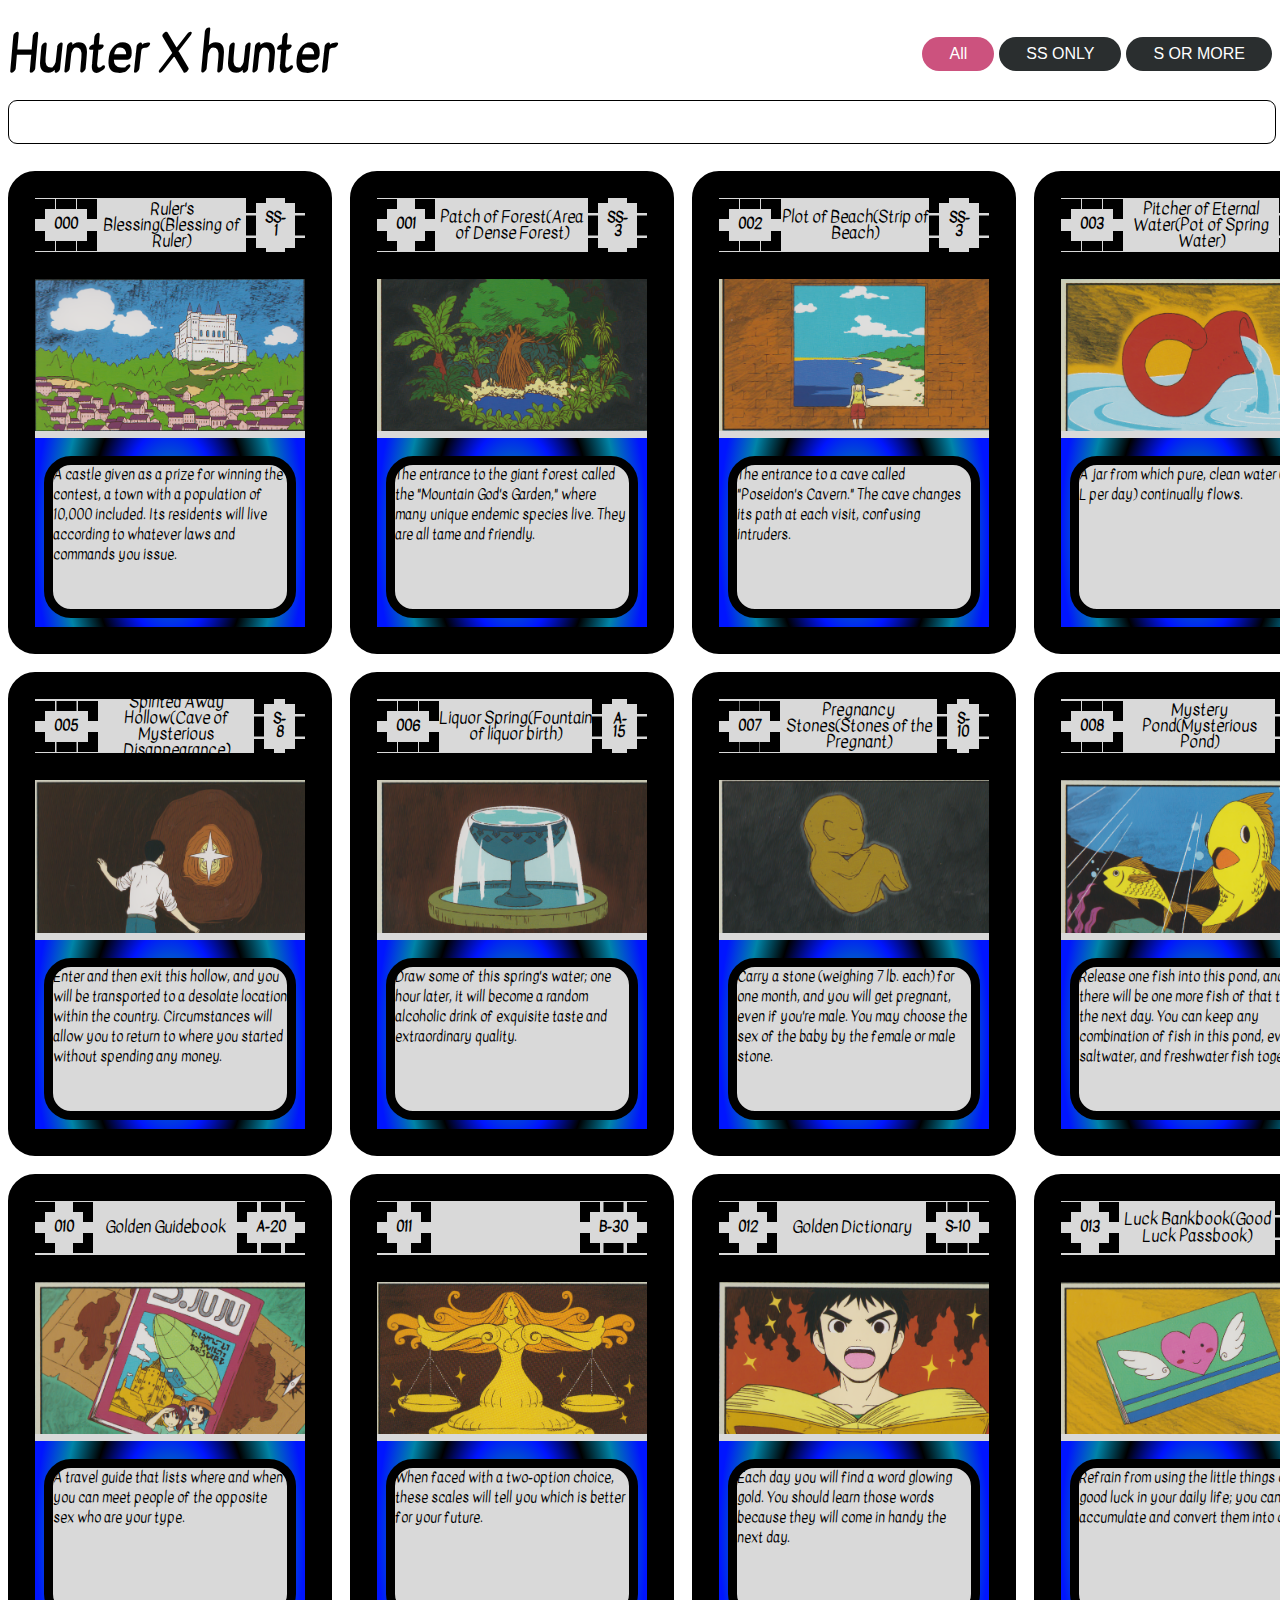
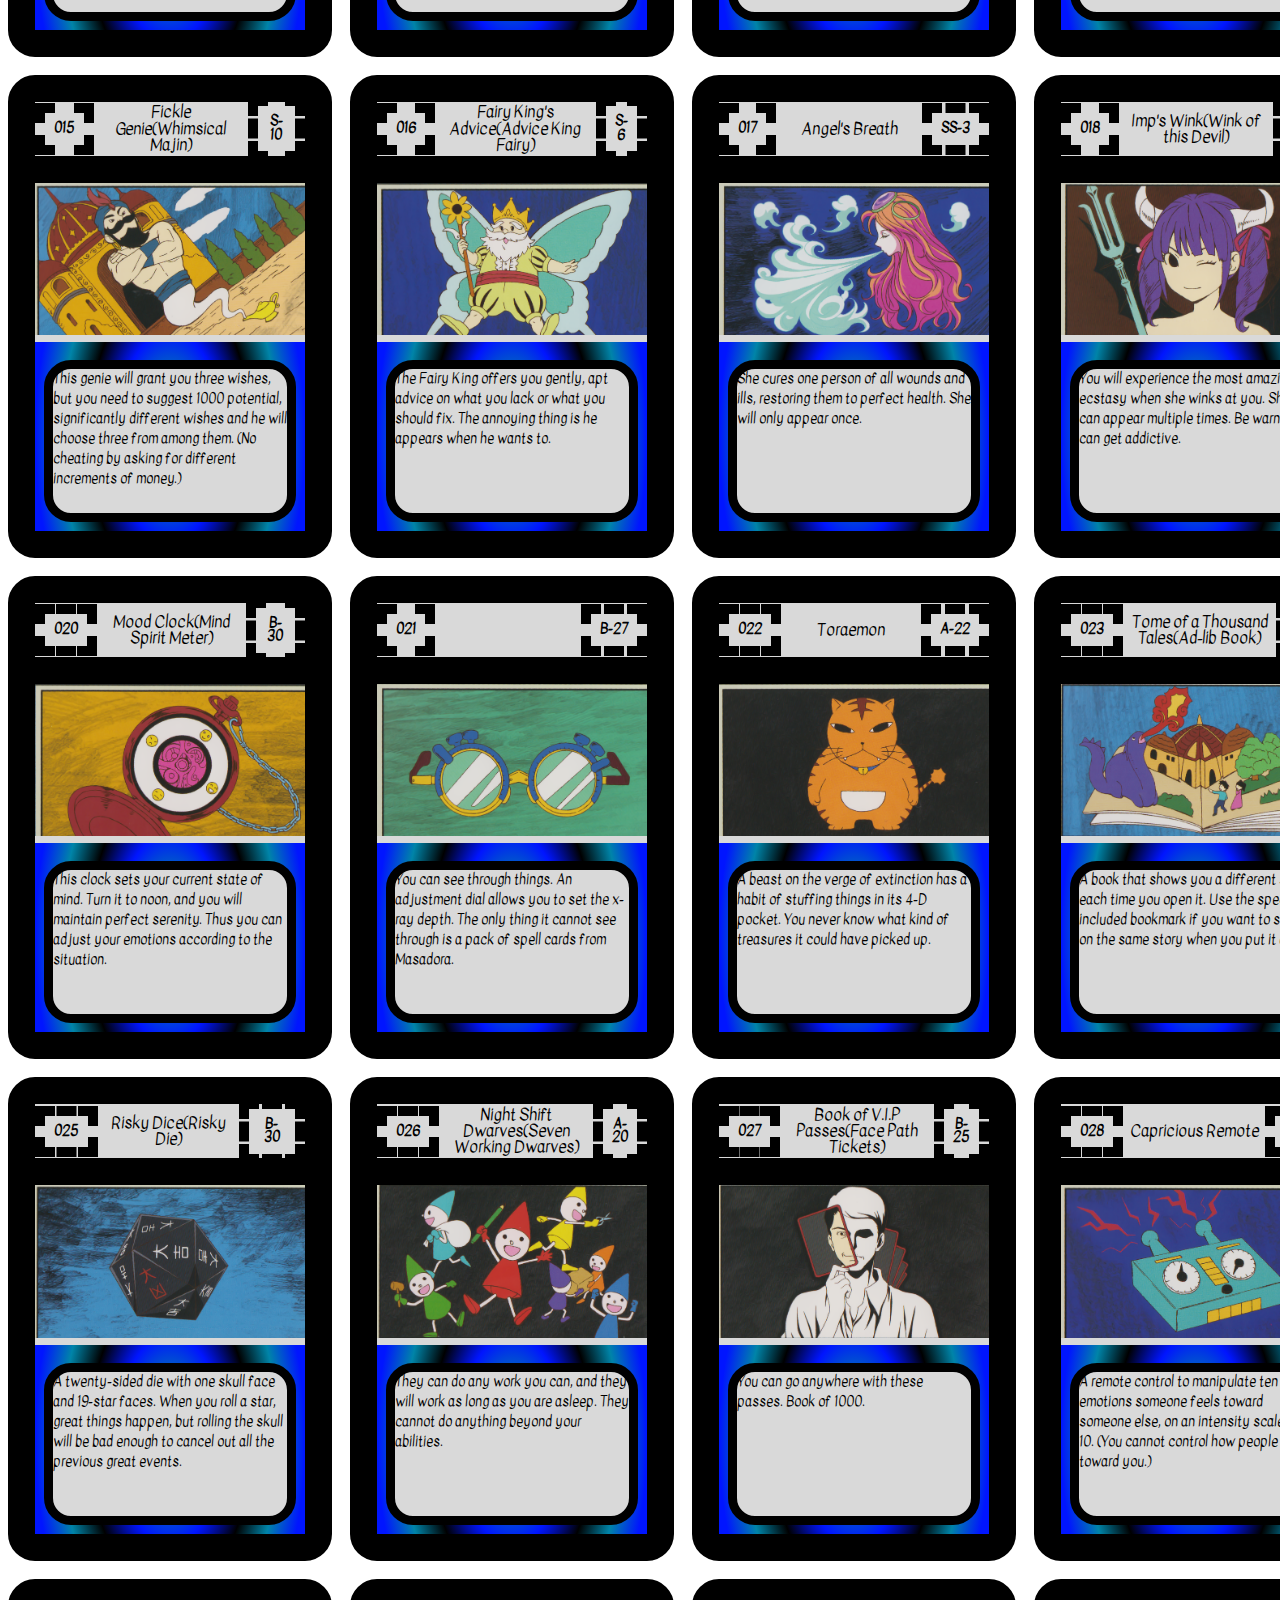
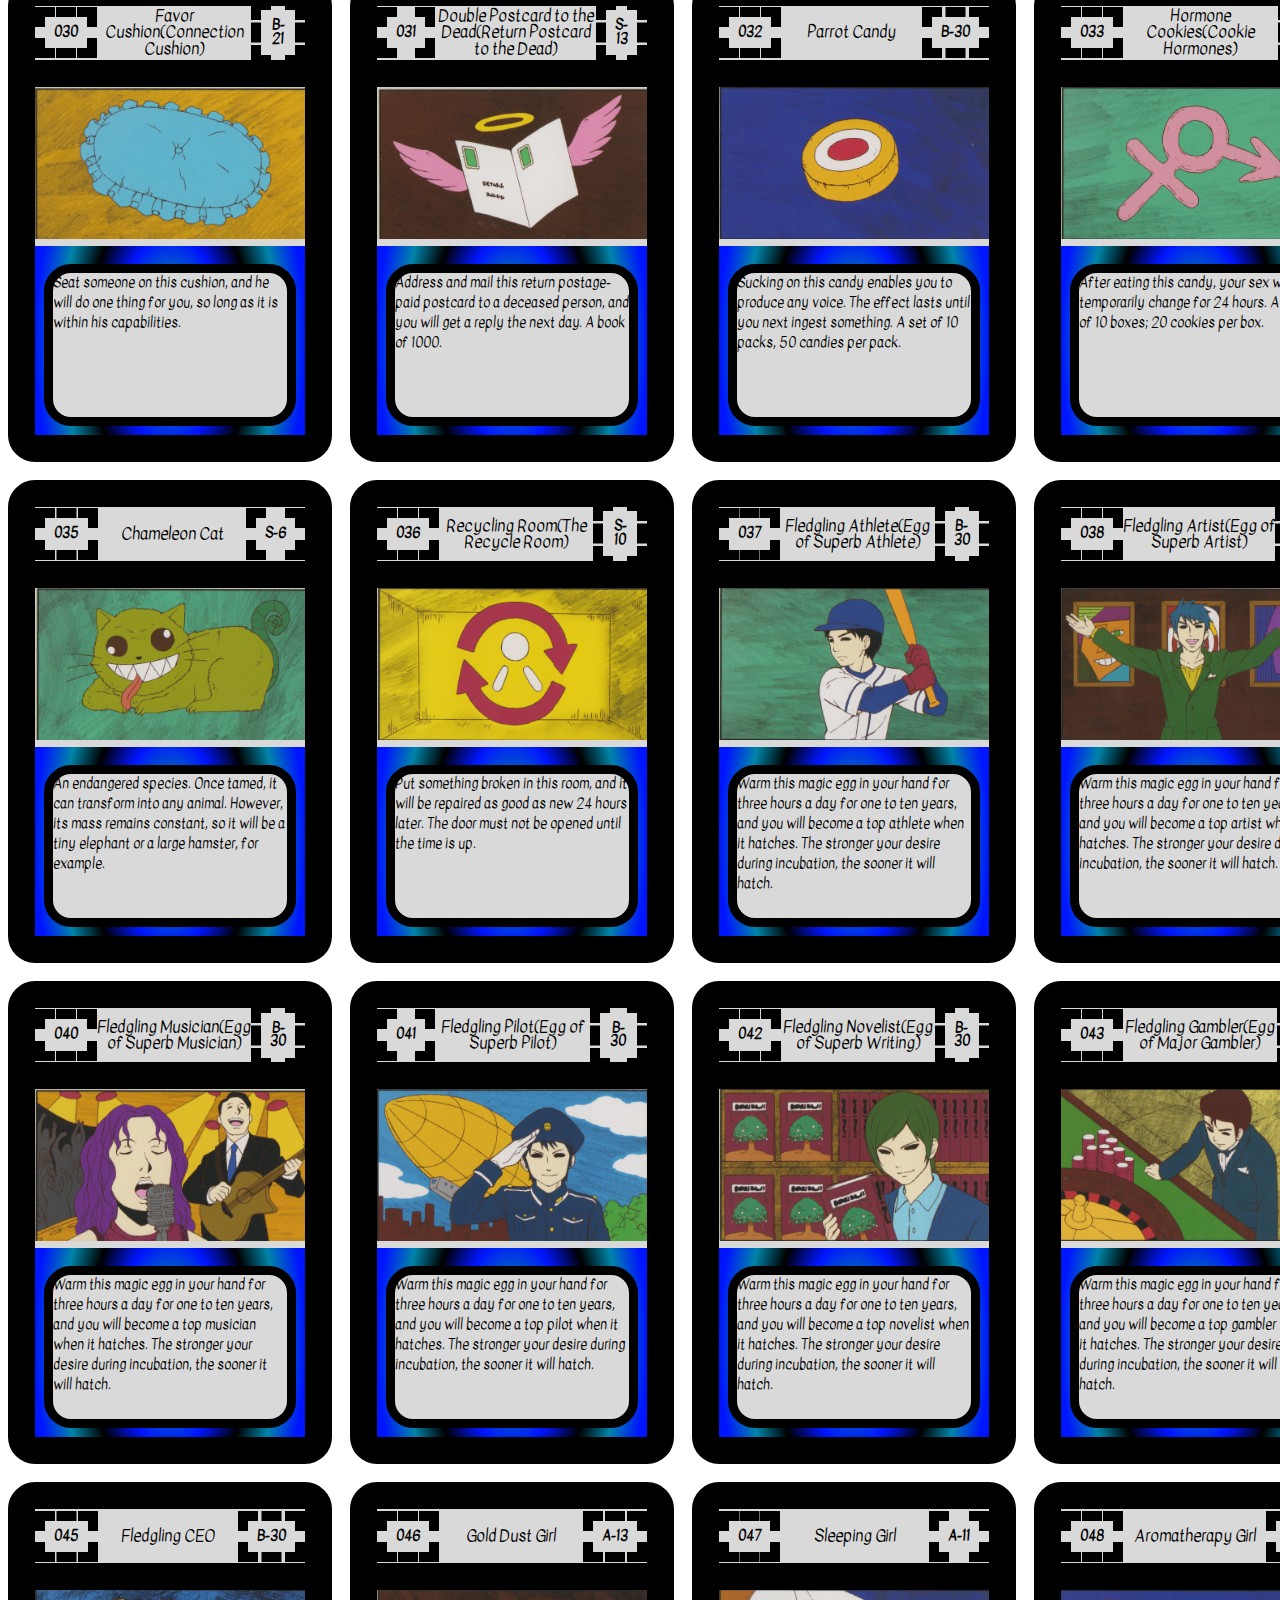
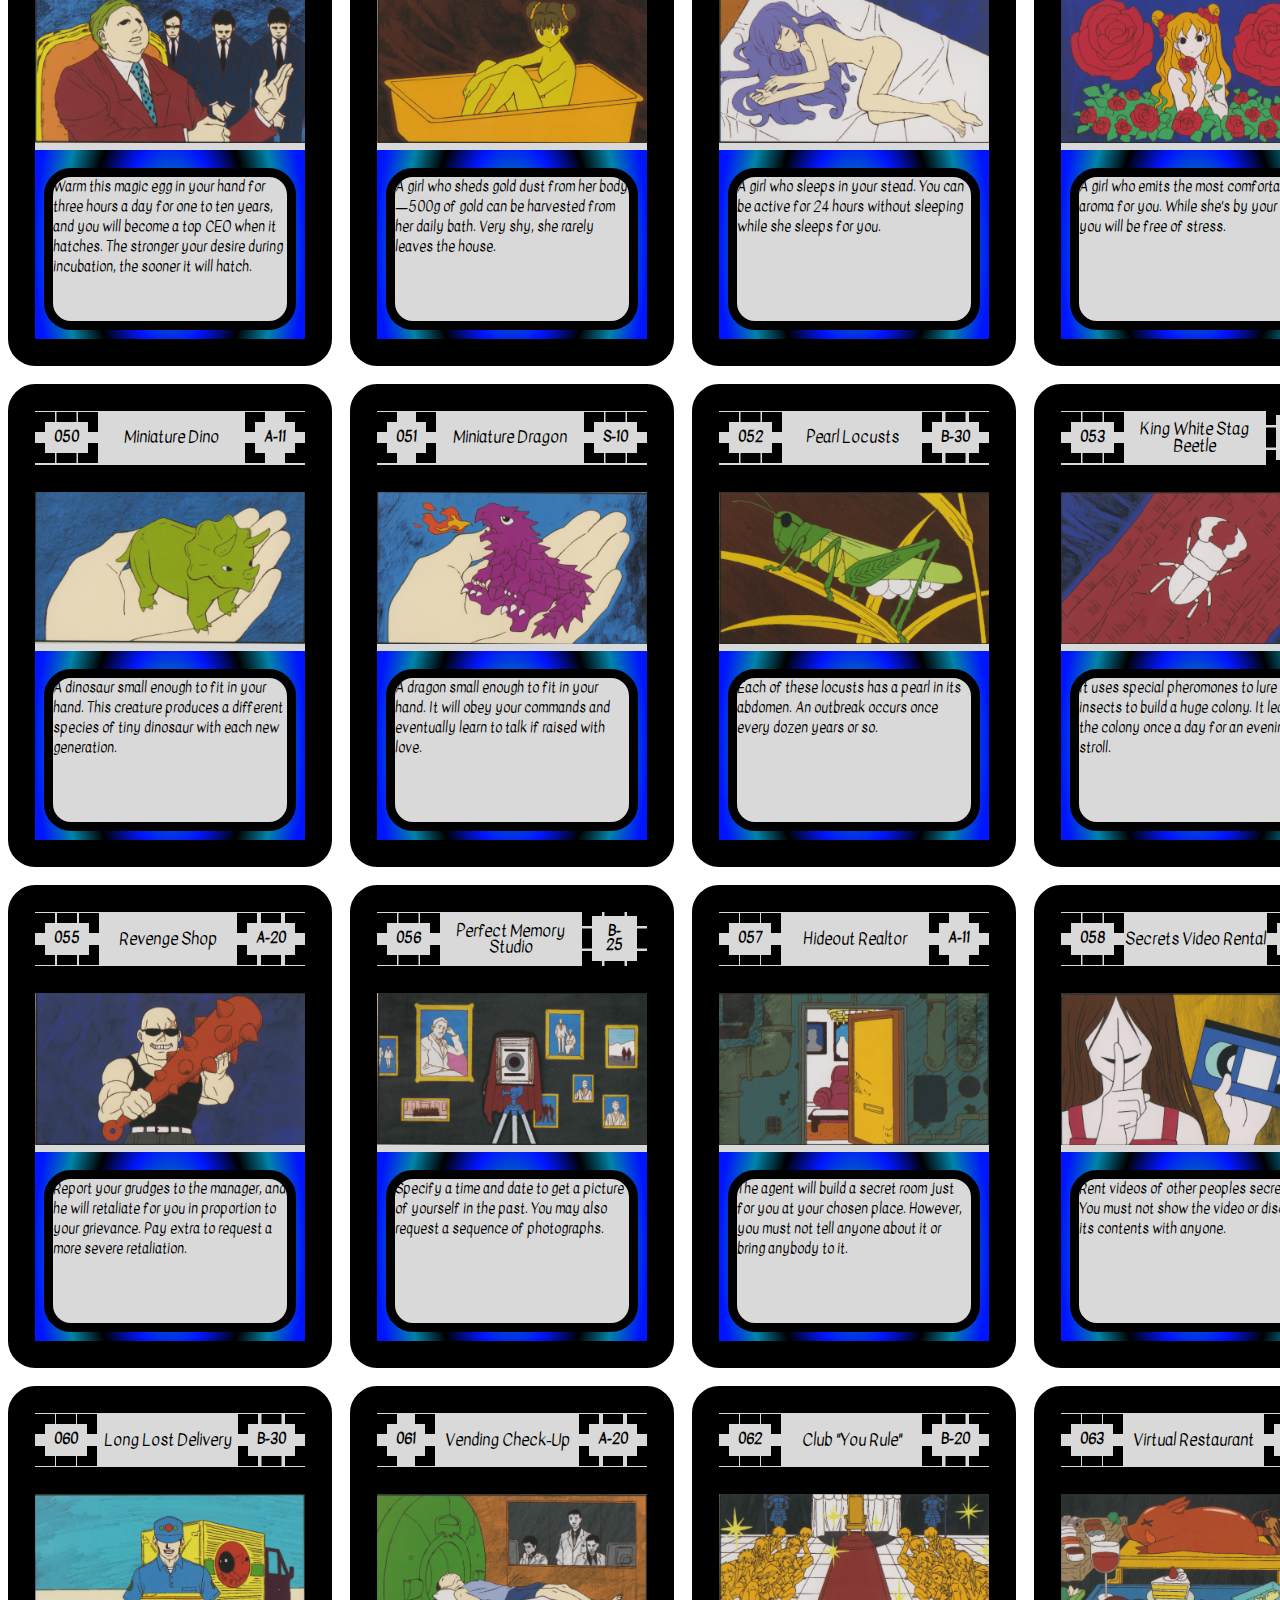
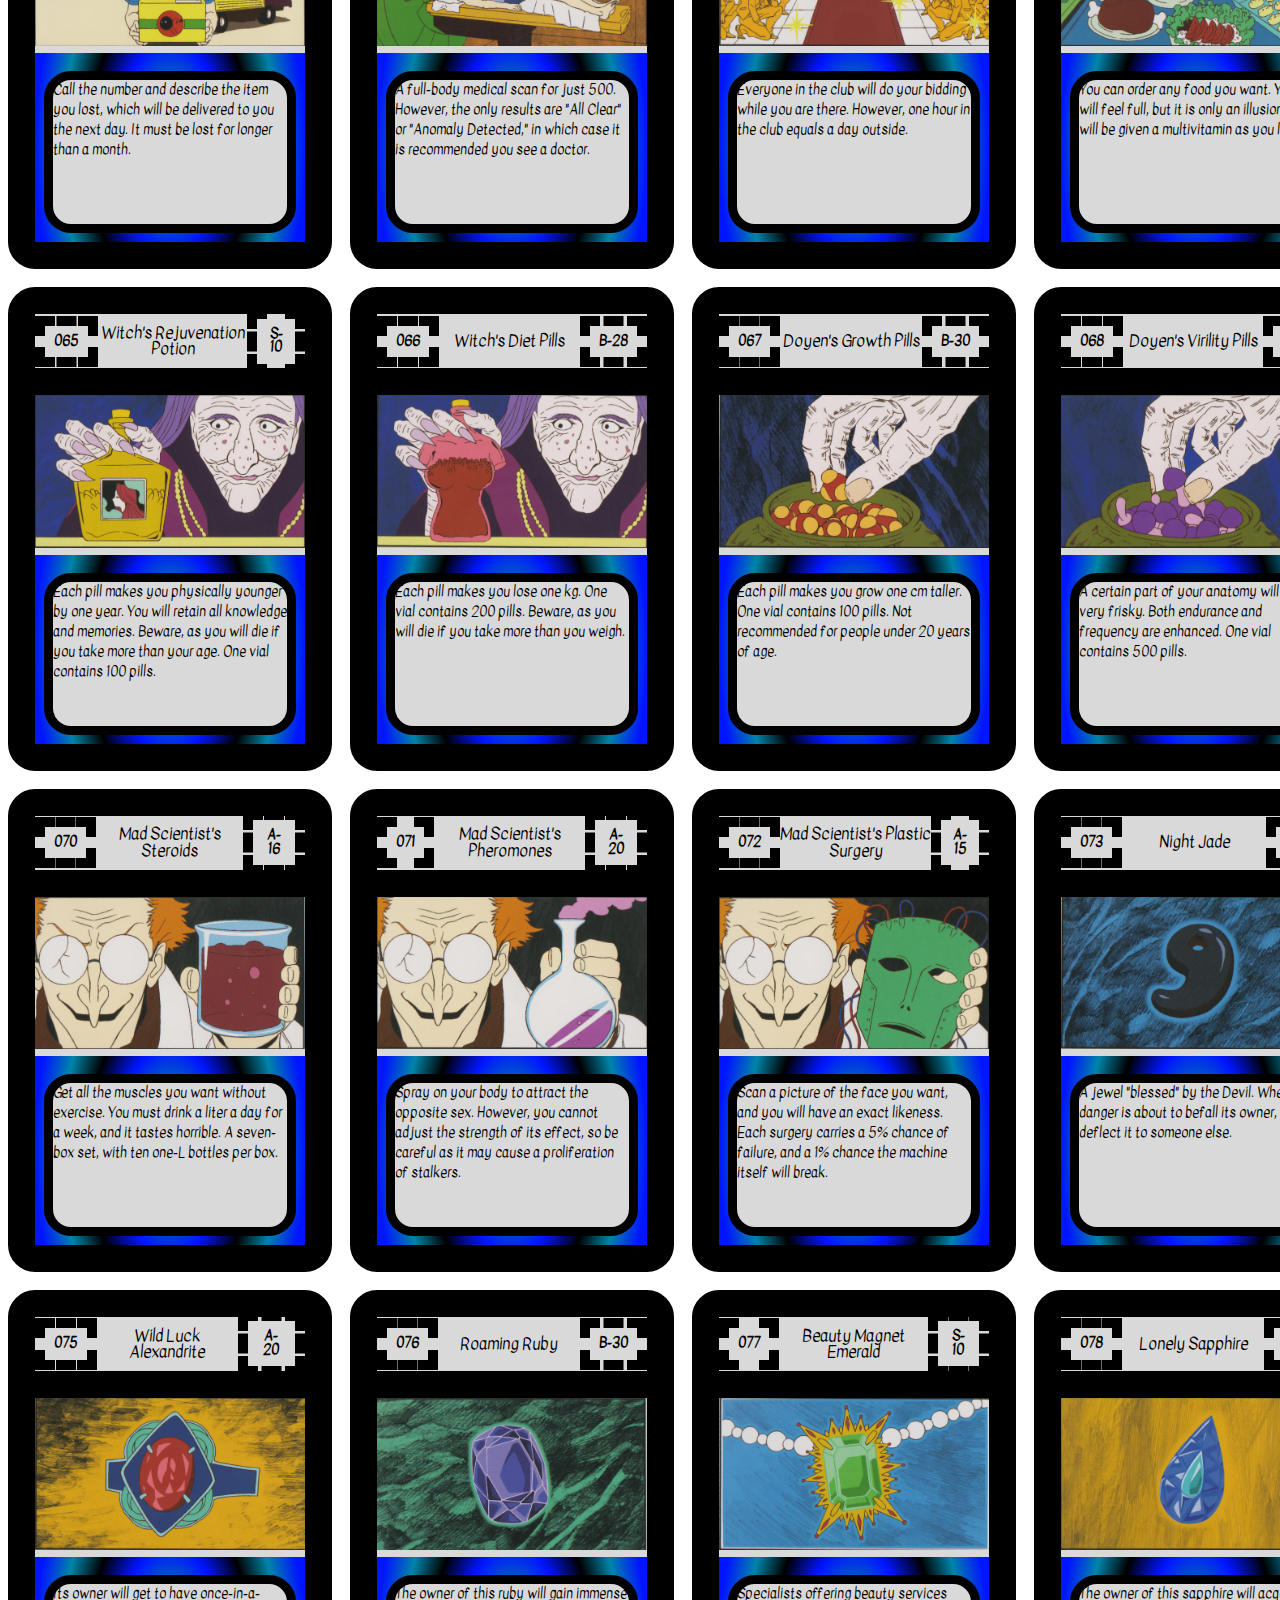
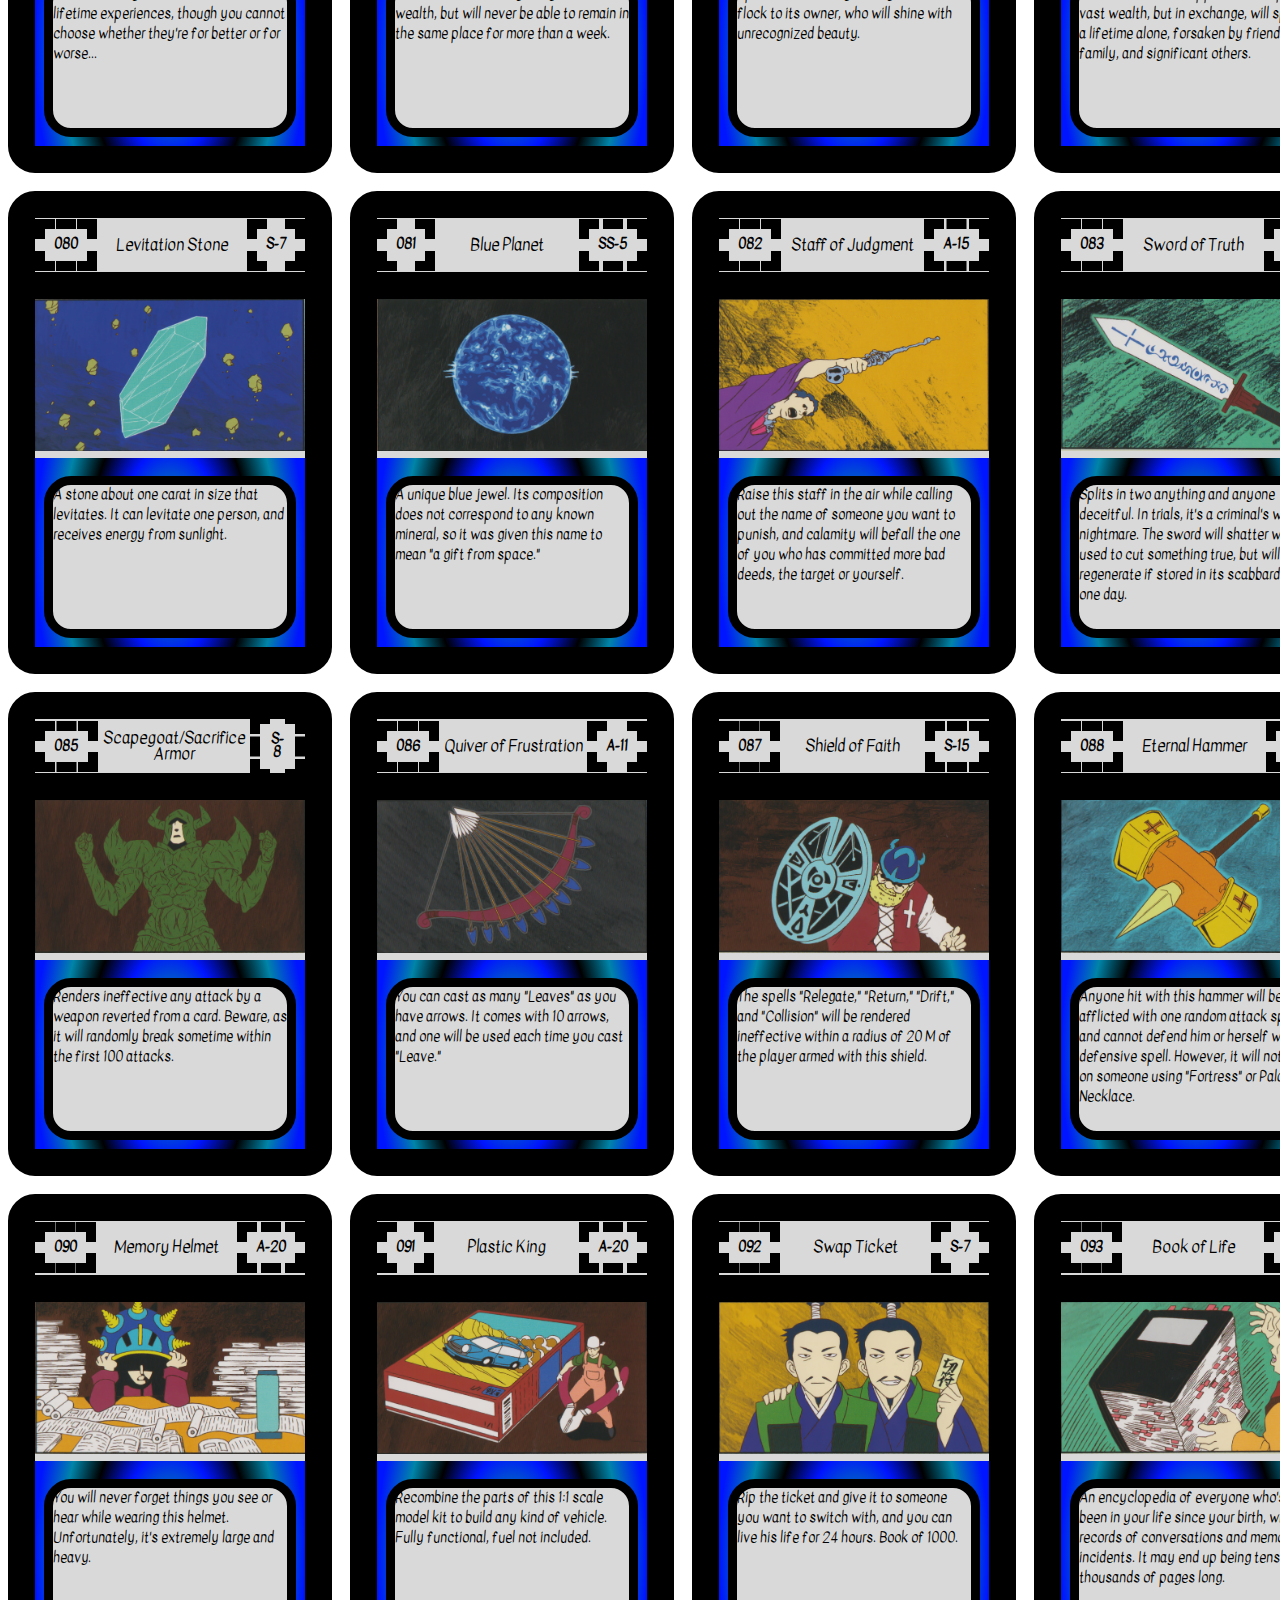
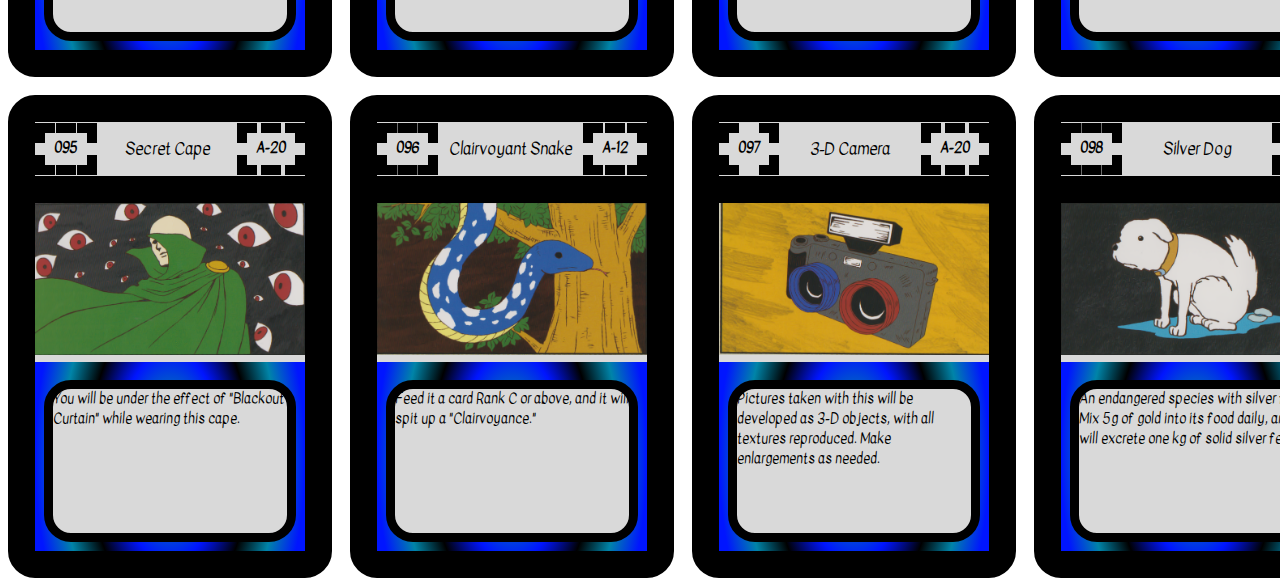
<file: index.html>
<!DOCTYPE html>
<html lang="en">
	<head>
		<meta charset="UTF-8" />
		<meta name="viewport" content="width=device-width, initial-scale=1.0" />
		<title>Document</title>
		<link rel="stylesheet" href="Style.css" />
		<link rel="stylesheet" href="Cards.css" />
	</head>
	<body>
		<header>
			<div>
				<h1>Hunter X hunter</h1>
				<div class="BTN">
					<button>All</button>
					<button>SS ONLY</button>
					<button>S OR MORE</button>
				</div>
			</div>
			<input type="text" id="inp"/>
		</header>

		<div class="cardssss"></div>
	</body>
	<script src="index.js"></script>
</html>
</file>
<file: Style.css>
@import url(https://fonts.googleapis.com/css?family=Kavivanar:regular);

header {
	font-family: Kavivanar;
	font-weight: 400;
	font-size: 25px;
	line-height: 100%;
	letter-spacing: 7%;
	margin-bottom: 3vmin;
}

.cardssss {
	display: grid;
	grid-template-columns: repeat(5, 1fr);
	gap: 2vh;
}

.card:hover {
	z-index: 10000;
	transition: 0.25s;
	outline: 1000000000000000000px solid transparent;
	transform: scale(150%);
}

header > div {
	display: flex;
	justify-content: space-between;
	align-items: center;
}

header > div > .BTN > button:nth-child(1) {
	background: #cc527e;
}

header > div > .BTN > button {
	background: #2a2e2f;
	font-size: 16px;
	line-height: 100%;
	letter-spacing: 7%;
	text-align: center;
	border-radius: 666px;
	padding: 1vmin 3vmin;
	color: #ffffff;
	border: 0;
}

header > div > .BTN > button:nth-child(0) {
	background: #cc527e;
}

input {
	border: 1px solid #000000;
	width: 98%;
	padding: 1.5vmin;
	border-radius: 1vmin;
}
</file>
<file: Cards.css>
@import url(https://fonts.googleapis.com/css?family=Kavivanar:regular);

.card {
	background-color: #d9d9d9;
	border: black 3vh solid;
	border-radius: 3vh;
	width: 30vh;
	font-family: Kavivanar;
}

.card > div:nth-child(1) {
	display: flex;
	flex-direction: row;
	justify-content: space-between;
	align-items: center;
	border-bottom: #000000 3vh solid;
	height: 6vh;
	font-size: 1.5vh;
}

.card > div:nth-child(1) > p:nth-child(1),
.card > div:nth-child(1) > p:nth-child(3) {
	border: 1.2vh dashed black;
	padding: 1.0vh;
	font-weight: bolder;
	font-size: 1.5vh;
	line-height: 100%;
	letter-spacing: 7%;
	text-align: center;
}

.card > div:nth-child(1) > p:nth-child(2) {
	font-size: 100%;
	line-height: 100%;
	letter-spacing: 7%;
	text-align: center;
	font-size: 1.8vh;
}

.card > img {
	width: 100%;
}

.card > div:nth-child(3) > div {
	background: radial-gradient(
		50% 138.22% at 50% 50%,
		#000000 0%,
		#0084a8 20%,
		#0015ff 40%,
		#000000 60%,
		#0084a8 80%,
		#0015ff 100%
	);
	padding: 0.5vh 1vh;
	height: 20vh;
}

.card > div:nth-child(3) > div > p {
	font-size: 1.5vh;
	border: 1vh solid #000000;
	background: #d9d9d9;
	border-radius: 3vh;
	height: 80%;
}
</file>
